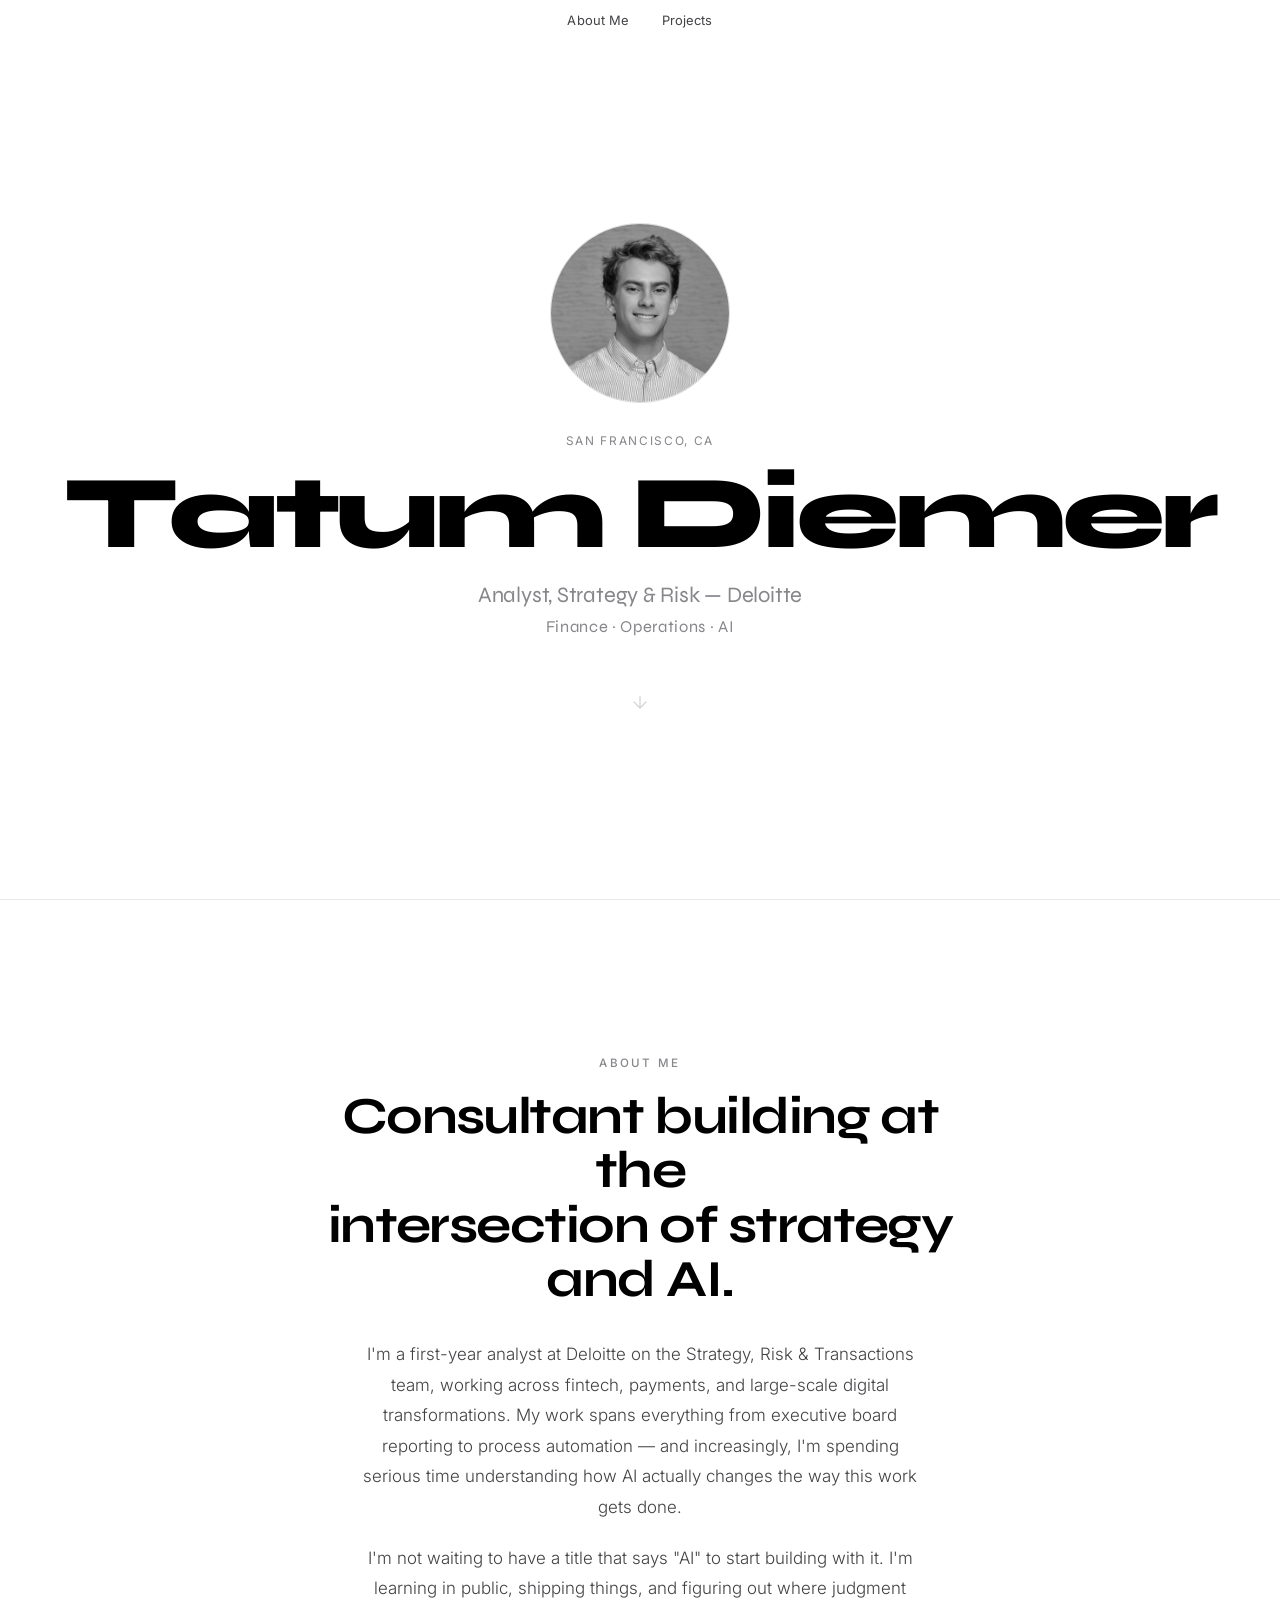
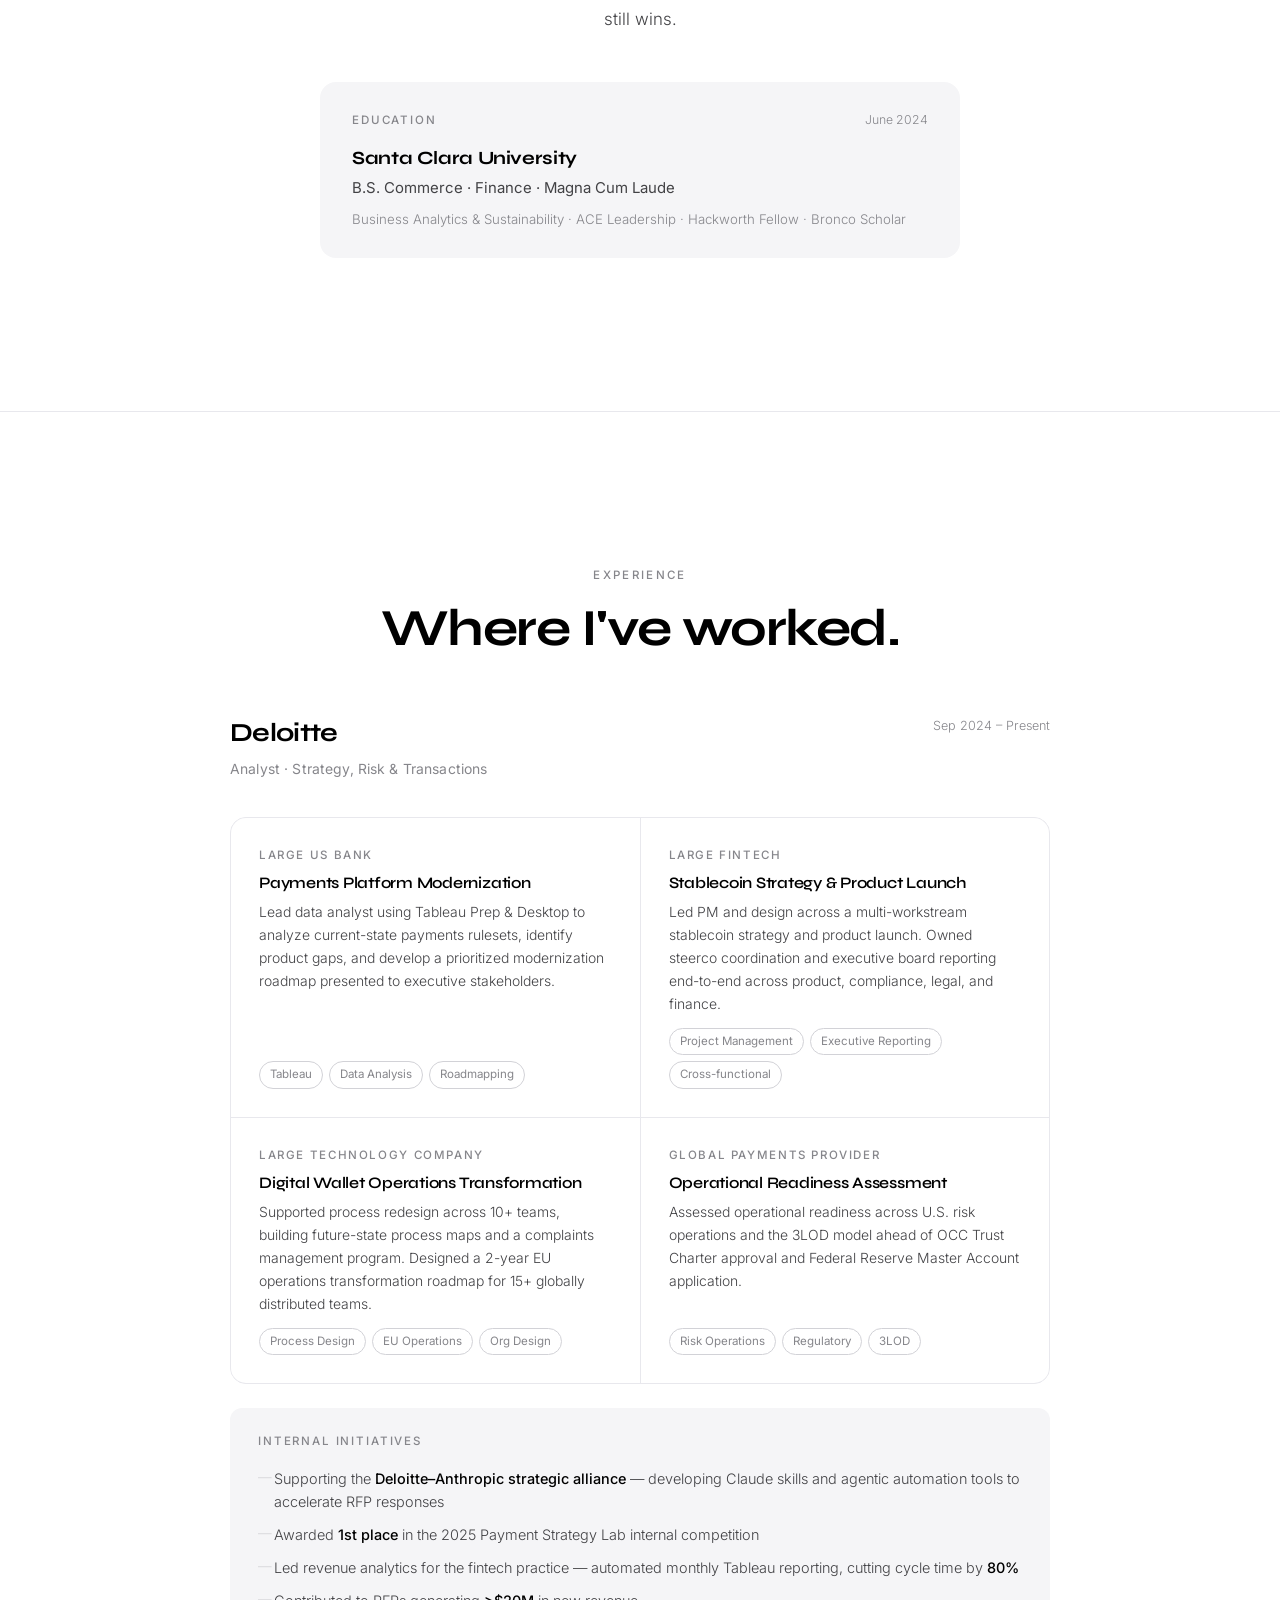
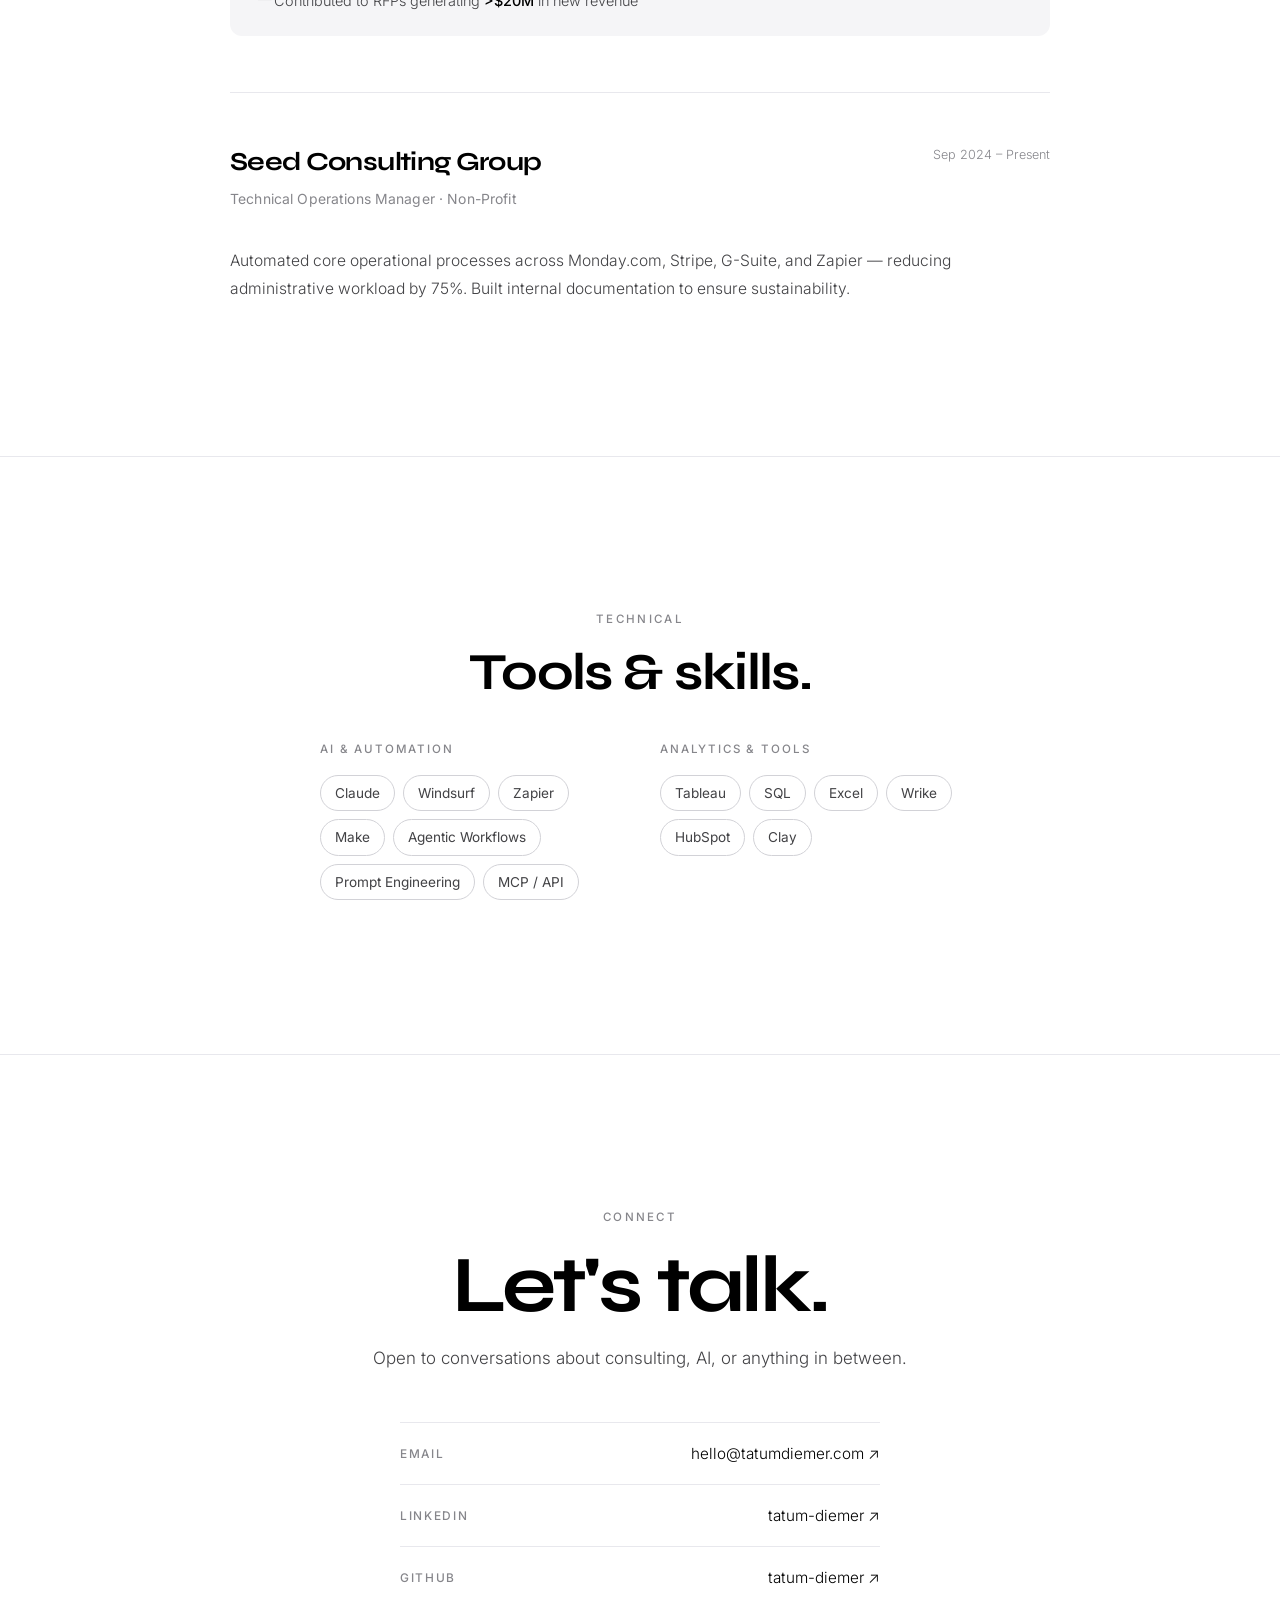
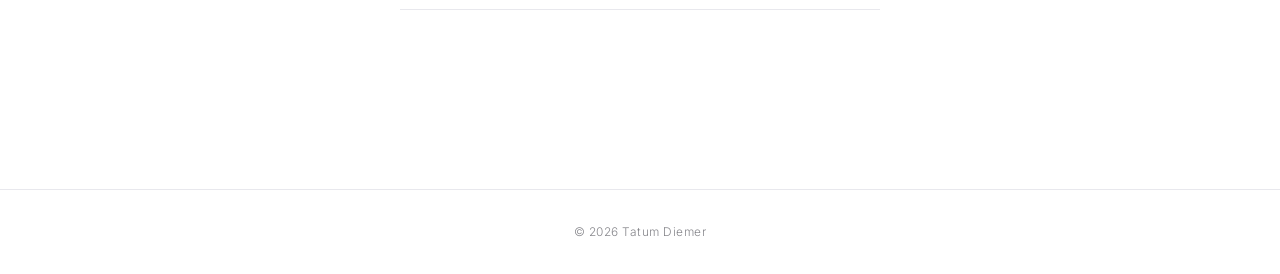
<file: index.html>
<!DOCTYPE html>
<html lang="en">
<head>
  <meta charset="UTF-8" />
  <meta name="viewport" content="width=device-width, initial-scale=1.0" />
  <title>Tatum Diemer</title>
  <meta name="description" content="Tatum Diemer — Analyst at Deloitte. Strategy, Risk & Transactions. Building with AI." />
  <link rel="preconnect" href="https://fonts.googleapis.com" />
  <link rel="preconnect" href="https://fonts.gstatic.com" crossorigin />
  <link href="https://fonts.googleapis.com/css2?family=Syne:wght@400;500;600;700;800&family=Inter:ital,wght@0,300;0,400;0,500;1,300&display=swap" rel="stylesheet" />
  <link rel="stylesheet" href="style.css" />
</head>
<body>

  <!-- ── Nav ─────────────────────────────────────────────── -->
  <nav class="nav" id="nav">
    <div class="nav__inner">
      <a href="#about" class="nav__link">About Me</a>
      <a href="ai-projects.html" class="nav__link">Projects</a>
    </div>
  </nav>

  <!-- Mobile menu -->
  <div class="nav__mobile" id="mobile-menu">
    <a href="#about">About Me</a>
    <a href="ai-projects.html">Projects</a>
  </div>
  <button class="nav__hamburger" id="hamburger" aria-label="Menu">
    <span></span><span></span>
  </button>

  <!-- ── Hero ────────────────────────────────────────────── -->
  <section id="hero">
    <div class="hero__center">

      <div class="hero__photo-wrap">
        <img
          src="profile.jpg"
          alt="Tatum Diemer"
          class="hero__photo"
          onerror="this.style.display='none'"
        />
      </div>

      <p class="hero__eyebrow">San Francisco, CA</p>

      <h1 class="hero__name">Tatum Diemer</h1>

      <p class="hero__role">
        Analyst, Strategy &amp; Risk — Deloitte<br>
        <span class="hero__role-secondary">Finance · Operations · AI</span>
      </p>

      <a href="#about" class="hero__scroll" aria-label="Scroll down">
        <svg width="20" height="20" viewBox="0 0 20 20" fill="none">
          <path d="M10 4v12M4 10l6 6 6-6" stroke="currentColor" stroke-width="1.2" stroke-linecap="round" stroke-linejoin="round"/>
        </svg>
      </a>

    </div>
  </section>

  <!-- ── About ─────────────────────────────────────────── -->
  <section id="about" class="section">
    <div class="section__center">

      <p class="section__label">About Me</p>

      <h2 class="section__heading">
        Consultant building at the<br>intersection of strategy and AI.
      </h2>

      <p class="section__body">
        I'm a first-year analyst at Deloitte on the Strategy, Risk &amp; Transactions team,
        working across fintech, payments, and large-scale digital transformations. My work spans
        everything from executive board reporting to process automation — and increasingly, I'm
        spending serious time understanding how AI actually changes the way this work gets done.
      </p>

      <p class="section__body">
        I'm not waiting to have a title that says "AI" to start building with it.
        I'm learning in public, shipping things, and figuring out where judgment still wins.
      </p>

      <!-- Education block -->
      <div class="card card--edu">
        <div class="card__row">
          <span class="card__label">Education</span>
          <span class="card__date">June 2024</span>
        </div>
        <p class="card__title">Santa Clara University</p>
        <p class="card__sub">B.S. Commerce · Finance · Magna Cum Laude</p>
        <p class="card__detail">Business Analytics &amp; Sustainability · ACE Leadership · Hackworth Fellow · Bronco Scholar</p>
      </div>

    </div>
  </section>

  <!-- ── Divider ─────────────────────────────────────────── -->
  <hr class="divider" />

  <!-- ── Experience ─────────────────────────────────────── -->
  <section id="experience" class="section">
    <div class="section__center section__center--wide">

      <p class="section__label">Experience</p>

      <h2 class="section__heading">
        Where I've worked.
      </h2>

      <!-- Deloitte -->
      <div class="exp-block">
        <div class="exp-block__header">
          <div>
            <h3 class="exp-block__company">Deloitte</h3>
            <p class="exp-block__role">Analyst · Strategy, Risk &amp; Transactions</p>
          </div>
          <span class="exp-block__date">Sep 2024 – Present</span>
        </div>

        <div class="engagements">

          <div class="engagement reveal">
            <p class="engagement__client">Large US Bank</p>
            <p class="engagement__title">Payments Platform Modernization</p>
            <p class="engagement__desc">
              Lead data analyst using Tableau Prep &amp; Desktop to analyze current-state payments rulesets,
              identify product gaps, and develop a prioritized modernization roadmap presented to executive stakeholders.
            </p>
            <div class="engagement__tags">
              <span class="tag">Tableau</span><span class="tag">Data Analysis</span><span class="tag">Roadmapping</span>
            </div>
          </div>

          <div class="engagement reveal">
            <p class="engagement__client">Large Fintech</p>
            <p class="engagement__title">Stablecoin Strategy &amp; Product Launch</p>
            <p class="engagement__desc">
              Led PM and design across a multi-workstream stablecoin strategy and product launch.
              Owned steerco coordination and executive board reporting end-to-end across product, compliance, legal, and finance.
            </p>
            <div class="engagement__tags">
              <span class="tag">Project Management</span><span class="tag">Executive Reporting</span><span class="tag">Cross-functional</span>
            </div>
          </div>

          <div class="engagement reveal">
            <p class="engagement__client">Large Technology Company</p>
            <p class="engagement__title">Digital Wallet Operations Transformation</p>
            <p class="engagement__desc">
              Supported process redesign across 10+ teams, building future-state process maps and a complaints
              management program. Designed a 2-year EU operations transformation roadmap for 15+ globally distributed teams.
            </p>
            <div class="engagement__tags">
              <span class="tag">Process Design</span><span class="tag">EU Operations</span><span class="tag">Org Design</span>
            </div>
          </div>

          <div class="engagement reveal">
            <p class="engagement__client">Global Payments Provider</p>
            <p class="engagement__title">Operational Readiness Assessment</p>
            <p class="engagement__desc">
              Assessed operational readiness across U.S. risk operations and the 3LOD model ahead of OCC Trust Charter
              approval and Federal Reserve Master Account application.
            </p>
            <div class="engagement__tags">
              <span class="tag">Risk Operations</span><span class="tag">Regulatory</span><span class="tag">3LOD</span>
            </div>
          </div>

        </div>

        <!-- Internal -->
        <div class="internal reveal">
          <p class="internal__label">Internal Initiatives</p>
          <ul class="internal__list">
            <li>Supporting the <strong>Deloitte–Anthropic strategic alliance</strong> — developing Claude skills and agentic automation tools to accelerate RFP responses</li>
            <li>Awarded <strong>1st place</strong> in the 2025 Payment Strategy Lab internal competition</li>
            <li>Led revenue analytics for the fintech practice — automated monthly Tableau reporting, cutting cycle time by <strong>80%</strong></li>
            <li>Contributed to RFPs generating <strong>&gt;$20M</strong> in new revenue</li>
          </ul>
        </div>
      </div>

      <!-- Seed + Independent -->
      <div class="exp-block exp-block--secondary reveal">
        <div class="exp-block__header">
          <div>
            <h3 class="exp-block__company">Seed Consulting Group</h3>
            <p class="exp-block__role">Technical Operations Manager · Non-Profit</p>
          </div>
          <span class="exp-block__date">Sep 2024 – Present</span>
        </div>
        <p class="exp-block__desc">
          Automated core operational processes across Monday.com, Stripe, G-Suite, and Zapier —
          reducing administrative workload by 75%. Built internal documentation to ensure sustainability.
        </p>
      </div>

    </div>
  </section>

  <!-- ── Divider ─────────────────────────────────────────── -->
  <hr class="divider" />

  <!-- ── Skills ─────────────────────────────────────────── -->
  <section id="skills" class="section">
    <div class="section__center">

      <p class="section__label">Technical</p>

      <h2 class="section__heading">Tools &amp; skills.</h2>

      <div class="skills-grid">
        <div class="skills-col">
          <p class="skills-col__label">AI &amp; Automation</p>
          <div class="skills-col__items">
            <span class="tag tag--lg">Claude</span>
            <span class="tag tag--lg">Windsurf</span>
            <span class="tag tag--lg">Zapier</span>
            <span class="tag tag--lg">Make</span>
            <span class="tag tag--lg">Agentic Workflows</span>
            <span class="tag tag--lg">Prompt Engineering</span>
            <span class="tag tag--lg">MCP / API</span>
          </div>
        </div>
        <div class="skills-col">
          <p class="skills-col__label">Analytics &amp; Tools</p>
          <div class="skills-col__items">
            <span class="tag tag--lg">Tableau</span>
            <span class="tag tag--lg">SQL</span>
            <span class="tag tag--lg">Excel</span>
            <span class="tag tag--lg">Wrike</span>
            <span class="tag tag--lg">HubSpot</span>
            <span class="tag tag--lg">Clay</span>
          </div>
        </div>
      </div>

    </div>
  </section>

  <!-- ── Divider ─────────────────────────────────────────── -->
  <hr class="divider" />

  <!-- ── Connect ───────────────────────────────────────── -->
  <section id="connect" class="section section--last">
    <div class="section__center">

      <p class="section__label">Connect</p>

      <h2 class="section__heading connect__heading">
        Let's talk.
      </h2>

      <p class="section__body">
        Open to conversations about consulting, AI, or anything in between.
      </p>

      <div class="connect__links">
        <a href="mailto:hello@tatumdiemer.com" class="connect__link">
          <span class="connect__link-label">Email</span>
          <span class="connect__link-value">hello@tatumdiemer.com ↗</span>
        </a>
        <a href="https://www.linkedin.com/in/tatum-diemer/" target="_blank" rel="noopener" class="connect__link">
          <span class="connect__link-label">LinkedIn</span>
          <span class="connect__link-value">tatum-diemer ↗</span>
        </a>
        <a href="https://github.com/tatum-diemer" target="_blank" rel="noopener" class="connect__link">
          <span class="connect__link-label">GitHub</span>
          <span class="connect__link-value">tatum-diemer ↗</span>
        </a>
      </div>

    </div>
  </section>

  <!-- ── Footer ─────────────────────────────────────────── -->
  <footer class="footer">
    <p class="footer__copy">© 2026 Tatum Diemer</p>
  </footer>

  <script>
    /* Nav scroll state */
    const nav = document.getElementById('nav');
    window.addEventListener('scroll', () => {
      nav.classList.toggle('scrolled', window.scrollY > 20);
    }, { passive: true });

    /* Hamburger */
    const hamburger = document.getElementById('hamburger');
    const mobileMenu = document.getElementById('mobile-menu');
    hamburger.addEventListener('click', () => {
      mobileMenu.classList.toggle('open');
      hamburger.classList.toggle('open');
    });
    mobileMenu.querySelectorAll('a').forEach(a => {
      a.addEventListener('click', () => {
        mobileMenu.classList.remove('open');
        hamburger.classList.remove('open');
      });
    });

    /* Scroll reveal */
    const observer = new IntersectionObserver(entries => {
      entries.forEach(e => {
        if (e.isIntersecting) {
          e.target.classList.add('visible');
          observer.unobserve(e.target);
        }
      });
    }, { threshold: 0.06, rootMargin: '0px 0px -24px 0px' });

    document.querySelectorAll('.reveal').forEach(el => observer.observe(el));

    /* Smooth scroll for anchor links */
    document.querySelectorAll('a[href^="#"]').forEach(a => {
      a.addEventListener('click', e => {
        const t = document.querySelector(a.getAttribute('href'));
        if (t) { e.preventDefault(); t.scrollIntoView({ behavior: 'smooth' }); }
      });
    });
  </script>
</body>
</html>
</file>
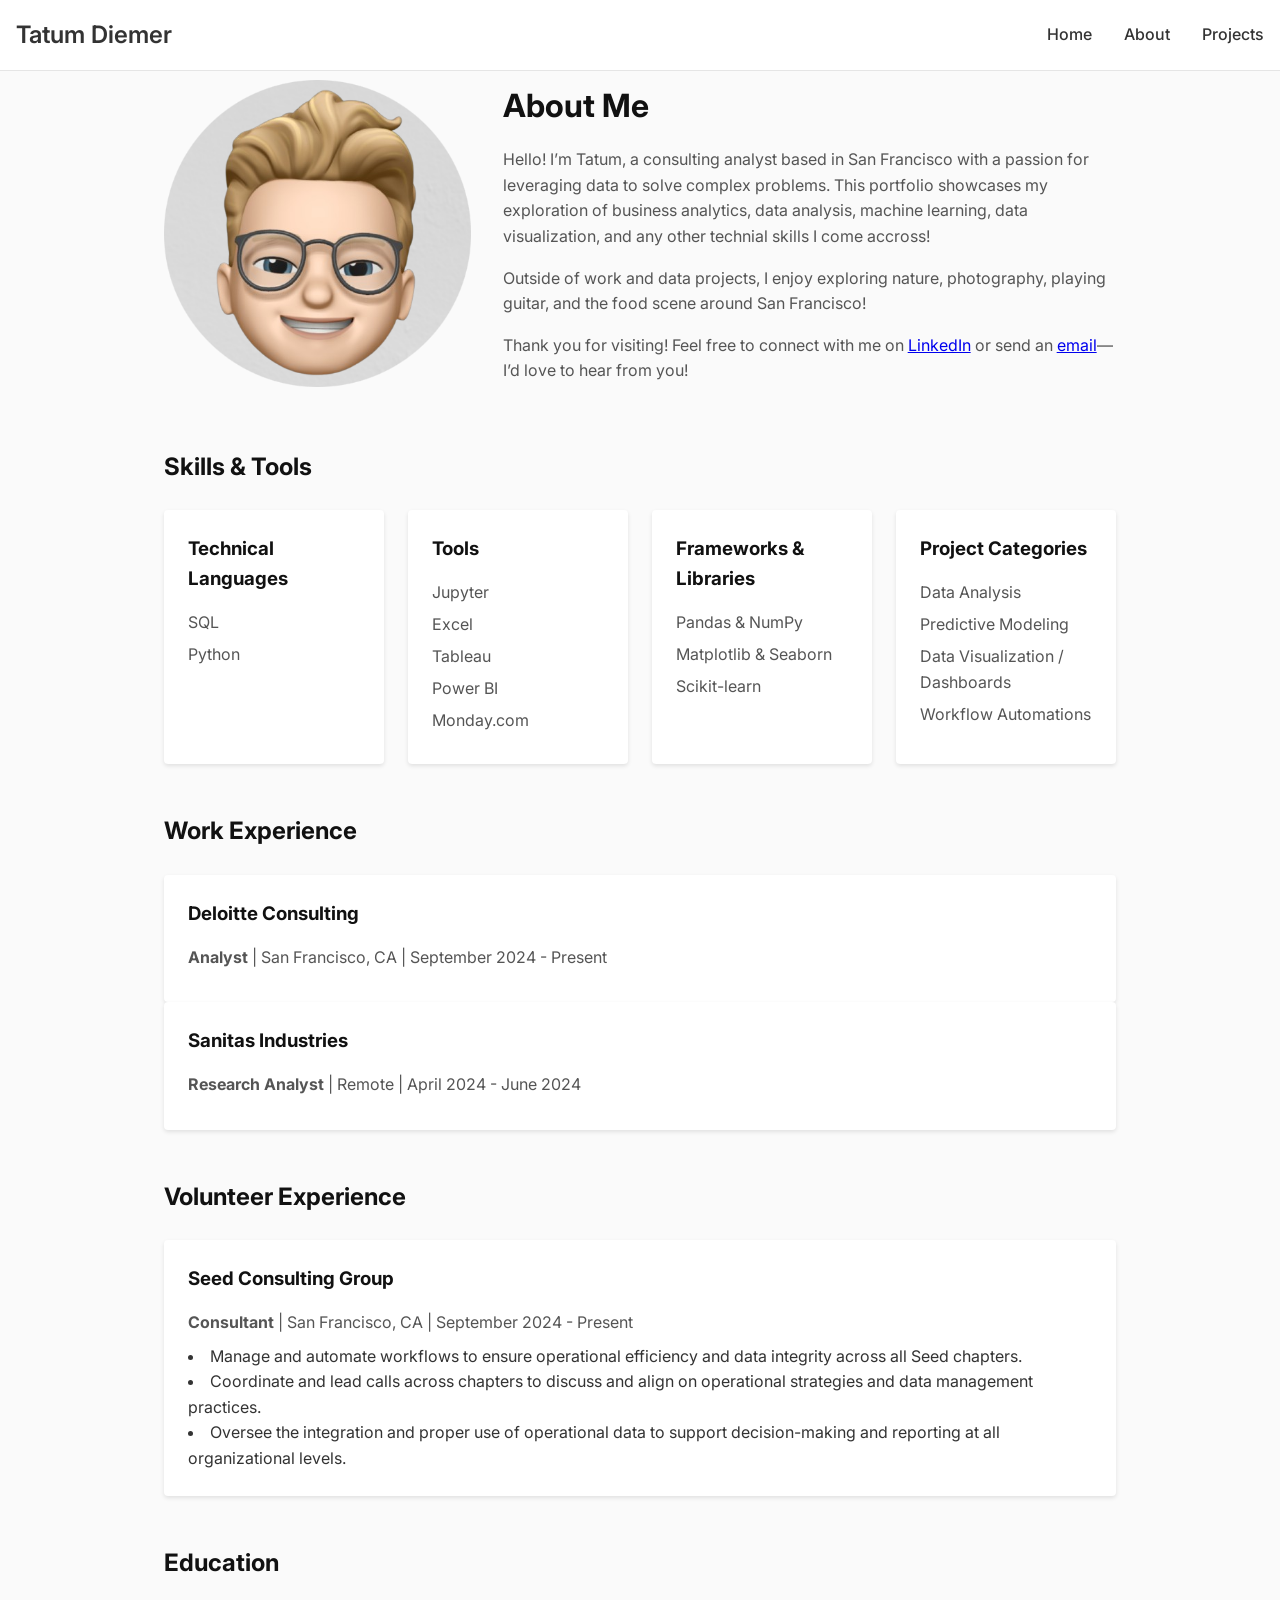
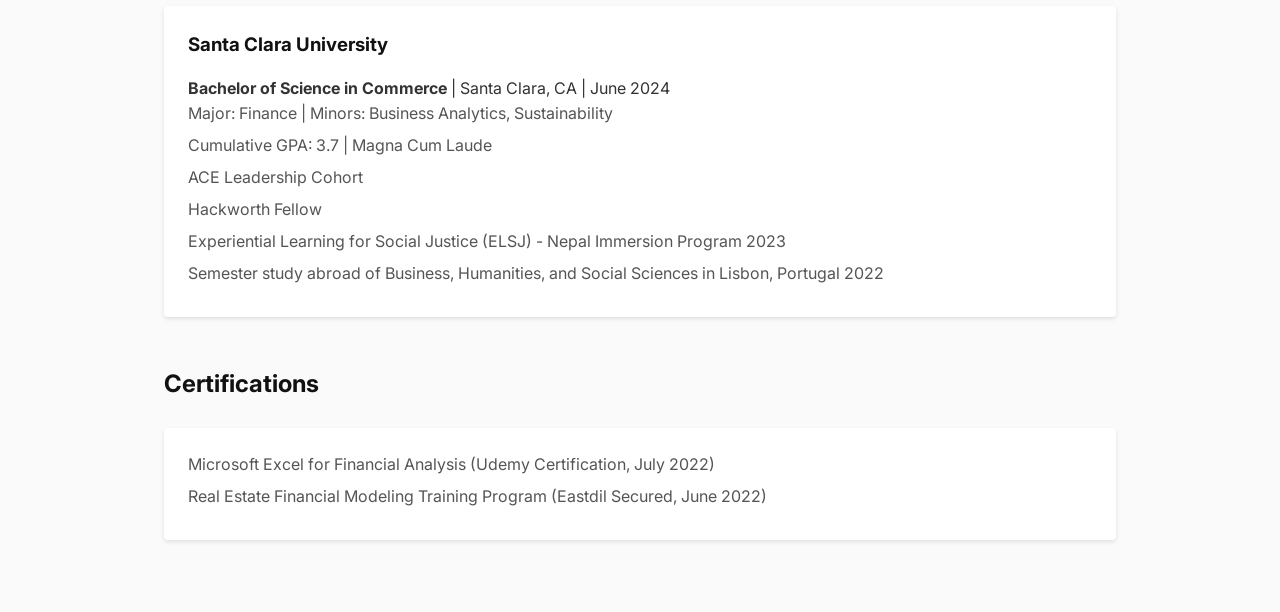
<file: about.html>
<!DOCTYPE html>
<html lang="en">
<head>
    <meta charset="UTF-8">
    <meta name="viewport" content="width=device-width, initial-scale=1.0">
    <title>About Me | Tatum Diemer</title>
    <link rel="icon" type="image/x-icon" href="images/favicon.ico">
    <link href="https://fonts.googleapis.com/css2?family=Inter:wght@400;500&display=swap" rel="stylesheet">
    <style>
        * {
            margin: 0;
            padding: 0;
            box-sizing: border-box;
        }

        body {
            font-family: 'Inter', -apple-system, BlinkMacSystemFont, 'Segoe UI', Roboto, sans-serif;
            line-height: 1.6;
            color: #333;
            background-color: #fafafa;
        }

        nav {
            position: fixed;
            top: 0;
            width: 100%;
            padding: 1rem;
            background-color: rgba(255, 255, 255, 0.9);
            backdrop-filter: blur(10px);
            z-index: 1000;
            display: flex;
            justify-content: space-between;
            align-items: center;
            gap: 2rem;
            border-bottom: 1px solid rgba(0, 0, 0, 0.1);
        }

        nav .logo {
            font-size: 1.5rem;
            font-weight: 600;
            color: #333;
            text-decoration: none;
        }

        nav .nav-links {
            display: flex;
            gap: 2rem;
        }

        nav a {
            color: #333;
            text-decoration: none;
            font-weight: 500;
            transition: color 0.3s ease;
        }

        nav a:hover {
            color: #666;
        }

        .container {
            max-width: 1000px;
            margin: 0 auto;
            padding: 5rem 1.5rem 1.5rem;
        }

        .profile-section {
            display: grid;
            grid-template-columns: 1fr 2fr;
            gap: 2rem;
            margin-bottom: 3rem;
        }

        .profile-image {
            width: 100%;
            aspect-ratio: 1;
            object-fit: cover;
            border-radius: 4px;
        }

        .profile-content h1 {
            font-size: 2rem;
            margin-bottom: 1rem;
            color: #111;
        }

        .profile-content p {
            margin-bottom: 1rem;
            color: #555;
        }

        .section {
            margin-bottom: 3rem;
        }

        .section h2 {
            margin-bottom: 1.5rem;
            color: #111;
        }

        .grid {
            display: grid;
            grid-template-columns: repeat(auto-fit, minmax(200px, 1fr));
            gap: 1.5rem;
        }

        .box {
            background: white;
            padding: 1.5rem;
            border-radius: 4px;
            box-shadow: 0 2px 4px rgba(0,0,0,0.1);
        }

        .box h3 {
            margin-bottom: 1rem;
            color: #111;
        }

        .box ul {
            list-style: none;
        }

        .box ul li {
            margin-bottom: 0.4rem;
            color: #555;
        }

        .experience-box p {
            margin-bottom: 0.5rem;
            color: #555;
        }

        @media (max-width: 768px) {
            .profile-section {
                grid-template-columns: 1fr;
                gap: 1.5rem;
            }

            .profile-image {
                max-width: 250px;
                margin: 0 auto;
            }
        }
    </style>
</head>
<body>
   <nav>
       <a href="index.html" class="logo">Tatum Diemer</a>
       <div class="nav-links">
            <a href="index.html">Home</a>
            <a href="about.html">About</a>
            <a href="projects.html">Projects</a>
        </div>
    </nav>
    
    <div class="container">
        <section class="profile-section">
            <img src="images/profile.png" alt="Tatum Diemer" class="profile-image">
            <div class="profile-content">
                <h1>About Me</h1>
                <p>Hello! I’m Tatum, a consulting analyst based in San Francisco with a passion for leveraging data to solve complex problems. This portfolio showcases my exploration of business analytics, data analysis, machine learning, data visualization, and any other technial skills I come accross!</p>
                <p>Outside of work and data projects, I enjoy exploring nature, photography, playing guitar, and the food scene around San Francisco!</p>
                <p>Thank you for visiting! Feel free to connect with me on <a href="https://www.linkedin.com/in/tatum-diemer/" target="_blank">LinkedIn</a> or send an <a href="mailto:diemertatum9@gmail.com">email</a>—I’d love to hear from you!</p>
            </div>
        </section>

        <section class="section">
            <h2>Skills & Tools</h2>
            <div class="grid">
                <div class="box">
                    <h3>Technical Languages</h3>
                    <ul>
                        <li>SQL</li>
                        <li>Python</li>
                    </ul>
                </div>
                <div class="box">
                    <h3>Tools</h3>
                    <ul>
                        <li>Jupyter</li>
                        <li>Excel</li>
                        <li>Tableau</li>
                        <li>Power BI</li>
                        <li>Monday.com</li>
                    </ul>
                </div>
                <div class="box">
                    <h3>Frameworks & Libraries</h3>
                    <ul>
                        <li>Pandas & NumPy</li>
                        <li>Matplotlib & Seaborn</li>
                        <li>Scikit-learn</li>
                    </ul>
                </div>
                <div class="box">
                    <h3>Project Categories</h3>
                    <ul>
                        <li>Data Analysis</li>
                        <li>Predictive Modeling</li>
                        <li>Data Visualization / Dashboards</li>
                        <li>Workflow Automations</li>
                    </ul>
                </div>
            </div>
        </section>

        <section class="section">
            <h2> Work Experience</h2>
            <div class="box experience-box">
                <h3>Deloitte Consulting</h3>
                <p><strong>Analyst</strong> | San Francisco, CA | September 2024 - Present</p>
         </div>
            <div class="box experience-box">
                <h3>Sanitas Industries</h3>
                <p><strong>Research Analyst</strong> | Remote | April 2024 - June 2024</p>
        </div>
        </section>

        <section class="section">
            <h2> Volunteer Experience</h2>
            <div class="box experience-box">
                <h3>Seed Consulting Group</h3>
                <p><strong>Consultant</strong> | San Francisco, CA | September 2024 - Present</p>
                <li>Manage and automate workflows to ensure operational efficiency and data integrity across all Seed chapters.
                <li>Coordinate and lead calls across chapters to discuss and align on operational strategies and data management practices.</li>
                <li>Oversee the integration and proper use of operational data to support decision-making and reporting at all organizational levels.</li>
         </div>
        </section>
        
        <section class="section">
            <h2>Education</h2>
            <div class="box">
                <h3>Santa Clara University</h3>
                <p><strong>Bachelor of Science in Commerce</strong> | Santa Clara, CA | June 2024</p>
                <ul>
                    <li>Major: Finance | Minors: Business Analytics, Sustainability</li>
                    <li>Cumulative GPA: 3.7 | Magna Cum Laude</li>
                    <li>ACE Leadership Cohort</li>
                    <li>Hackworth Fellow</li>
                    <li>Experiential Learning for Social Justice (ELSJ) - Nepal Immersion Program 2023<li>
                    <li>Semester study abroad of Business, Humanities, and Social Sciences in Lisbon, Portugal 2022<li>
                </ul>
            </div>
        </section>

        <section class="section">
            <h2>Certifications</h2>
            <div class="box">
                <ul>
                    <li>Microsoft Excel for Financial Analysis (Udemy Certification, July 2022)</li>
                    <li>Real Estate Financial Modeling Training Program (Eastdil Secured, June 2022)</li>
                </ul>
            </div>
        </section>
    </div>
</body>
</html>
</file>
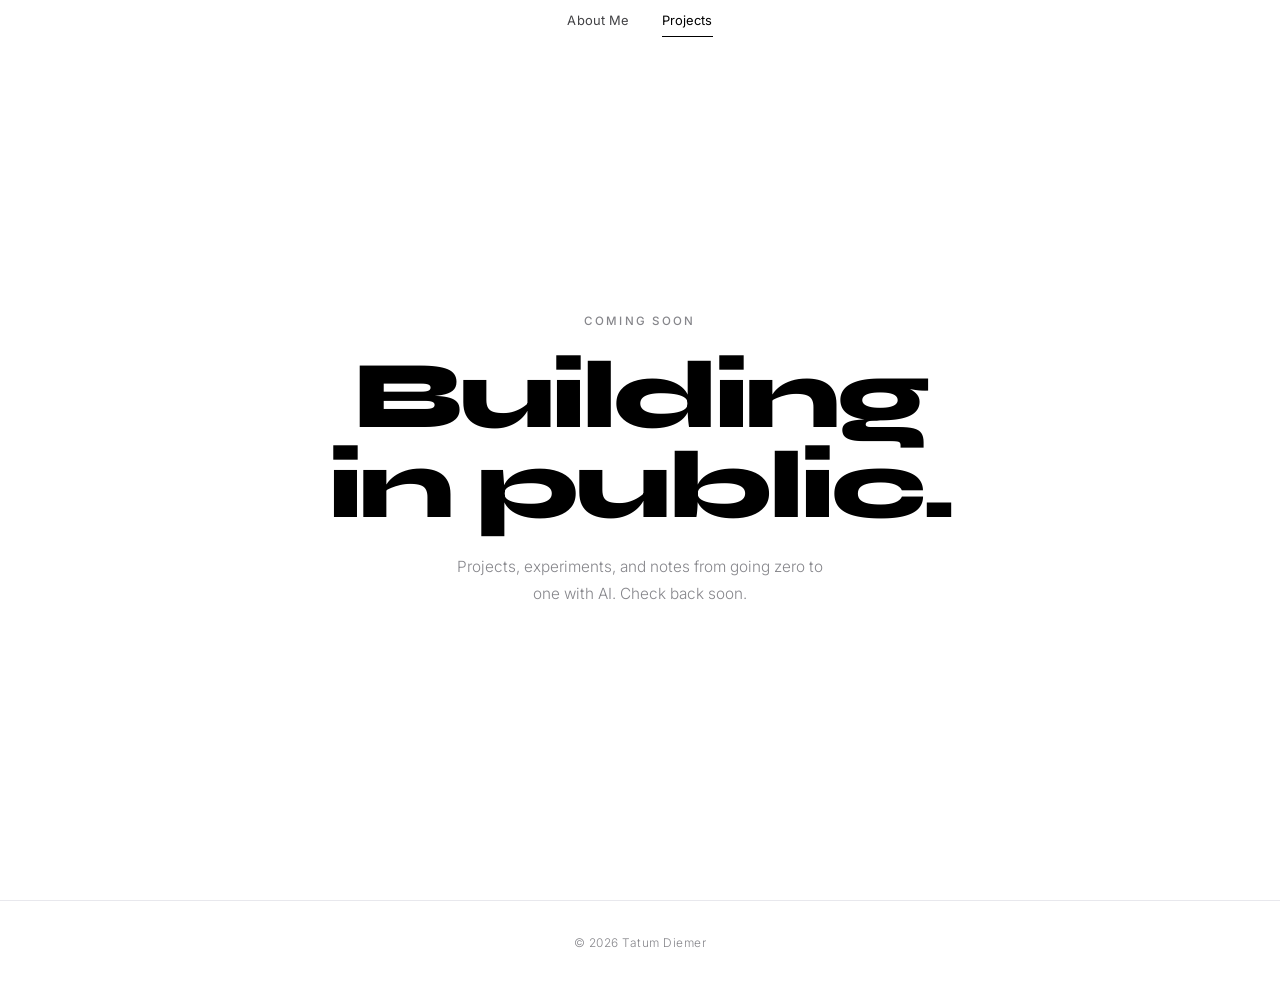
<file: ai-projects.html>
<!DOCTYPE html>
<html lang="en">
<head>
  <meta charset="UTF-8" />
  <meta name="viewport" content="width=device-width, initial-scale=1.0" />
  <title>Projects — Tatum Diemer</title>
  <link rel="preconnect" href="https://fonts.googleapis.com" />
  <link rel="preconnect" href="https://fonts.gstatic.com" crossorigin />
  <link href="https://fonts.googleapis.com/css2?family=Syne:wght@400;500;600;700;800&family=Inter:ital,wght@0,300;0,400;0,500;1,300&display=swap" rel="stylesheet" />
  <link rel="stylesheet" href="style.css" />
</head>
<body>

  <nav class="nav scrolled" id="nav">
    <div class="nav__inner">
      <a href="index.html" class="nav__link">About Me</a>
      <a href="ai-projects.html" class="nav__link" style="color: var(--black); border-bottom-color: var(--black);">Projects</a>
    </div>
  </nav>

  <div class="ai-page">
    <p class="ai-page__label">Coming Soon</p>
    <h1 class="ai-page__title">Building<br>in public.</h1>
    <p class="ai-page__sub">Projects, experiments, and notes from going zero to one with AI. Check back soon.</p>
  </div>

  <footer class="footer">
    <p class="footer__copy">© 2026 Tatum Diemer</p>
  </footer>

  <script>
    const nav = document.getElementById('nav');
    window.addEventListener('scroll', () => {
      nav.classList.toggle('scrolled', window.scrollY > 20);
    }, { passive: true });
  </script>
</body>
</html>
</file>
<file: style.css>
/* ============================================================
   TATUM DIEMER — Portfolio
   Apple-inspired · Centered · Black & White · Syne + Inter
   ============================================================ */

@import url('https://fonts.googleapis.com/css2?family=Syne:wght@400;500;600;700;800&family=Inter:ital,wght@0,300;0,400;0,500;1,300&display=swap');

/* ── Tokens ─────────────────────────────────────────────── */
:root {
  --black:     #000000;
  --white:     #ffffff;
  --gray-1:    #f5f5f7;   /* Apple off-white */
  --gray-2:    #e8e8ed;
  --gray-3:    #d2d2d7;
  --gray-4:    #86868b;   /* Apple secondary text */
  --gray-5:    #424245;

  --font-display: 'Syne', sans-serif;
  --font-body:    'Inter', -apple-system, sans-serif;

  --nav-h:     44px;       /* Apple's canonical nav height */
  --max-text:  640px;      /* narrow reading column */
  --max-wide:  820px;      /* wider content */

  --ease:      cubic-bezier(0.25, 0.1, 0.25, 1);
  --ease-out:  cubic-bezier(0, 0, 0.2, 1);
}

/* ── Reset ──────────────────────────────────────────────── */
*, *::before, *::after { box-sizing: border-box; margin: 0; padding: 0; }

html {
  font-size: 17px;
  -webkit-font-smoothing: antialiased;
  text-rendering: optimizeLegibility;
  scroll-behavior: smooth;
}

body {
  background: var(--white);
  color: var(--black);
  font-family: var(--font-body);
  line-height: 1.65;
  overflow-x: hidden;
}

img { display: block; max-width: 100%; }
a   { color: inherit; text-decoration: none; }
ul  { list-style: none; }

/* ── Navigation ─────────────────────────────────────────── */
.nav {
  position: fixed;
  top: 0; left: 0; right: 0;
  height: var(--nav-h);
  z-index: 100;
  display: flex;
  align-items: center;
  justify-content: center;
  transition: background 0.4s var(--ease), border-color 0.4s;
  border-bottom: 0.5px solid transparent;
}

.nav.scrolled {
  background: rgba(255, 255, 255, 0.85);
  backdrop-filter: saturate(180%) blur(20px);
  -webkit-backdrop-filter: saturate(180%) blur(20px);
  border-bottom-color: rgba(0, 0, 0, 0.1);
}

.nav__inner {
  display: flex;
  align-items: center;
  gap: 32px;
}

.nav__link {
  font-family: var(--font-body);
  font-size: 0.76rem;
  font-weight: 400;
  color: var(--gray-5);
  letter-spacing: 0.01em;
  transition: color 0.15s;
  padding: 4px 0;
  border-bottom: 1px solid transparent;
  transition: color 0.15s, border-color 0.15s;
}

.nav__link:hover {
  color: var(--black);
  border-bottom-color: var(--black);
}

/* Hamburger (mobile only) */
.nav__hamburger {
  display: none;
  position: fixed;
  top: 10px;
  right: 20px;
  z-index: 101;
  flex-direction: column;
  gap: 6px;
  background: none;
  border: none;
  cursor: pointer;
  padding: 6px;
}

.nav__hamburger span {
  display: block;
  width: 18px;
  height: 1px;
  background: var(--black);
  transition: all 0.22s;
  transform-origin: center;
}

.nav__hamburger.open span:first-child { transform: rotate(45deg) translate(3px, 4px); }
.nav__hamburger.open span:last-child  { transform: rotate(-45deg) translate(3px, -4px); }

.nav__mobile {
  display: none;
  position: fixed;
  top: var(--nav-h);
  left: 0; right: 0;
  background: rgba(255,255,255,0.97);
  backdrop-filter: blur(20px);
  border-bottom: 0.5px solid var(--gray-2);
  padding: 8px 24px 20px;
  flex-direction: column;
  z-index: 99;
}

.nav__mobile.open { display: flex; }

.nav__mobile a {
  font-size: 0.9rem;
  color: var(--gray-5);
  padding: 13px 0;
  border-bottom: 0.5px solid var(--gray-2);
  transition: color 0.15s;
}

.nav__mobile a:last-child { border: none; }
.nav__mobile a:hover { color: var(--black); }

/* ── Scroll Reveal ──────────────────────────────────────── */
.reveal {
  opacity: 0;
  transform: translateY(18px);
  transition: opacity 0.7s var(--ease-out), transform 0.7s var(--ease-out);
}

.reveal.visible {
  opacity: 1;
  transform: translateY(0);
}

/* ── Hero ───────────────────────────────────────────────── */
#hero {
  min-height: 100svh;
  display: flex;
  align-items: center;
  justify-content: center;
  padding: var(--nav-h) 24px 0;
  border-bottom: 0.5px solid var(--gray-2);
}

.hero__center {
  display: flex;
  flex-direction: column;
  align-items: center;
  text-align: center;
  gap: 0;
}

/* Photo */
.hero__photo-wrap {
  margin-bottom: 28px;
  opacity: 0;
  animation: fade-in 0.9s var(--ease-out) 0.1s forwards;
}

.hero__photo {
  width: clamp(120px, 16vw, 180px);
  height: clamp(120px, 16vw, 180px);
  border-radius: 50%;
  object-fit: cover;
  object-position: center 15%;
  filter: grayscale(100%) contrast(1.08) brightness(1.02);
  border: 0.5px solid var(--gray-3);
}

/* Eyebrow */
.hero__eyebrow {
  font-family: var(--font-body);
  font-size: 0.7rem;
  font-weight: 400;
  letter-spacing: 0.14em;
  text-transform: uppercase;
  color: var(--gray-4);
  margin-bottom: 16px;
  opacity: 0;
  animation: fade-up 0.7s var(--ease-out) 0.22s forwards;
}

/* Name — the focal point */
.hero__name {
  font-family: var(--font-display);
  font-weight: 800;
  font-size: clamp(56px, 9vw, 104px);
  line-height: 0.9;
  letter-spacing: -0.04em;
  color: var(--black);
  margin-bottom: 20px;
  opacity: 0;
  animation: fade-up 0.8s var(--ease-out) 0.3s forwards;
}

/* Role */
.hero__role {
  font-family: var(--font-display);
  font-weight: 400;
  font-size: clamp(16px, 2vw, 22px);
  line-height: 1.45;
  letter-spacing: -0.01em;
  color: var(--gray-4);
  margin-bottom: 52px;
  opacity: 0;
  animation: fade-up 0.8s var(--ease-out) 0.38s forwards;
}

.hero__role-secondary {
  display: block;
  font-size: 0.75em;
  letter-spacing: 0.04em;
  margin-top: 4px;
}

/* Scroll arrow */
.hero__scroll {
  color: var(--gray-3);
  transition: color 0.2s, transform 0.2s;
  animation: fade-in 1s var(--ease-out) 0.8s both;
}

.hero__scroll:hover {
  color: var(--black);
  transform: translateY(3px);
}

/* ── Keyframes ──────────────────────────────────────────── */
@keyframes fade-up {
  from { opacity: 0; transform: translateY(14px); }
  to   { opacity: 1; transform: translateY(0); }
}
@keyframes fade-in {
  from { opacity: 0; }
  to   { opacity: 1; }
}

/* ── Sections ───────────────────────────────────────────── */
.section {
  padding: clamp(88px, 12vw, 160px) 24px;
  text-align: center;
}

.section--last {
  padding-bottom: clamp(100px, 14vw, 180px);
}

/* Centered reading column */
.section__center {
  max-width: var(--max-text);
  margin: 0 auto;
}

.section__center--wide {
  max-width: var(--max-wide);
}

/* Label — small allcaps */
.section__label {
  font-family: var(--font-body);
  font-size: 0.68rem;
  font-weight: 500;
  letter-spacing: 0.2em;
  text-transform: uppercase;
  color: var(--gray-4);
  margin-bottom: 16px;
}

/* Section heading */
.section__heading {
  font-family: var(--font-display);
  font-weight: 700;
  font-size: clamp(28px, 4.5vw, 52px);
  line-height: 1.05;
  letter-spacing: -0.03em;
  color: var(--black);
  margin-bottom: 32px;
}

/* Section body copy */
.section__body {
  font-family: var(--font-body);
  font-size: clamp(15px, 1.4vw, 17px);
  font-weight: 300;
  line-height: 1.8;
  color: var(--gray-5);
  margin-bottom: 20px;
  max-width: 560px;
  margin-left: auto;
  margin-right: auto;
}

/* ── Education Card ─────────────────────────────────────── */
.card--edu {
  margin-top: 48px;
  background: var(--gray-1);
  border-radius: 16px;              /* Apple uses 16-20px cards */
  padding: 28px 32px;
  text-align: left;
}

.card__row {
  display: flex;
  align-items: center;
  justify-content: space-between;
  margin-bottom: 12px;
}

.card__label {
  font-size: 0.68rem;
  font-weight: 500;
  letter-spacing: 0.16em;
  text-transform: uppercase;
  color: var(--gray-4);
}

.card__date {
  font-size: 0.72rem;
  color: var(--gray-4);
  font-weight: 300;
}

.card__title {
  font-family: var(--font-display);
  font-weight: 700;
  font-size: 1.1rem;
  letter-spacing: -0.02em;
  margin-bottom: 3px;
}

.card__sub {
  font-size: 0.88rem;
  color: var(--gray-5);
  margin-bottom: 8px;
}

.card__detail {
  font-size: 0.78rem;
  font-weight: 300;
  color: var(--gray-4);
  line-height: 1.55;
}

/* ── Divider ────────────────────────────────────────────── */
.divider {
  border: none;
  border-top: 0.5px solid var(--gray-2);
  margin: 0;
}

/* ── Experience Block ───────────────────────────────────── */
.exp-block {
  margin-top: 56px;
  text-align: left;
}

.exp-block + .exp-block {
  margin-top: 56px;
  padding-top: 48px;
  border-top: 0.5px solid var(--gray-2);
}

.exp-block__header {
  display: flex;
  align-items: flex-start;
  justify-content: space-between;
  gap: 24px;
  margin-bottom: 36px;
  flex-wrap: wrap;
}

.exp-block__company {
  font-family: var(--font-display);
  font-weight: 700;
  font-size: clamp(20px, 2.2vw, 26px);
  letter-spacing: -0.025em;
  color: var(--black);
  margin-bottom: 4px;
}

.exp-block__role {
  font-size: 0.82rem;
  font-weight: 400;
  color: var(--gray-4);
  letter-spacing: 0.01em;
}

.exp-block__date {
  font-size: 0.74rem;
  font-weight: 300;
  color: var(--gray-4);
  white-space: nowrap;
  padding-top: 4px;
}

.exp-block__desc {
  font-size: 0.92rem;
  font-weight: 300;
  color: var(--gray-5);
  line-height: 1.75;
}

/* Engagements grid */
.engagements {
  display: grid;
  grid-template-columns: 1fr 1fr;
  gap: 1px;
  background: var(--gray-2);
  border: 0.5px solid var(--gray-2);
  border-radius: 16px;
  overflow: hidden;
}

.engagement {
  background: var(--white);
  padding: 28px 28px;
  display: flex;
  flex-direction: column;
  gap: 8px;
  transition: background 0.15s;
}

.engagement:hover { background: var(--gray-1); }

.engagement__client {
  font-size: 0.68rem;
  font-weight: 500;
  letter-spacing: 0.14em;
  text-transform: uppercase;
  color: var(--gray-4);
}

.engagement__title {
  font-family: var(--font-display);
  font-weight: 600;
  font-size: clamp(14px, 1.4vw, 16px);
  letter-spacing: -0.015em;
  line-height: 1.25;
  color: var(--black);
}

.engagement__desc {
  font-size: 0.82rem;
  font-weight: 300;
  color: var(--gray-5);
  line-height: 1.65;
  flex: 1;
}

.engagement__tags {
  display: flex;
  gap: 6px;
  flex-wrap: wrap;
  margin-top: 4px;
}

/* Internal */
.internal {
  margin-top: 24px;
  background: var(--gray-1);
  border-radius: 12px;
  padding: 24px 28px;
}

.internal__label {
  font-size: 0.68rem;
  font-weight: 500;
  letter-spacing: 0.16em;
  text-transform: uppercase;
  color: var(--gray-4);
  margin-bottom: 16px;
}

.internal__list {
  display: flex;
  flex-direction: column;
  gap: 10px;
}

.internal__list li {
  font-size: 0.85rem;
  font-weight: 300;
  color: var(--gray-5);
  line-height: 1.6;
  padding-left: 16px;
  position: relative;
}

.internal__list li::before {
  content: '—';
  position: absolute;
  left: 0;
  color: var(--gray-3);
  font-size: 0.8rem;
}

.internal__list strong {
  font-weight: 500;
  color: var(--black);
}

/* ── Tags ───────────────────────────────────────────────── */
.tag {
  font-size: 0.68rem;
  font-weight: 400;
  padding: 3px 10px;
  border-radius: 100px;
  border: 0.5px solid var(--gray-3);
  color: var(--gray-4);
  white-space: nowrap;
}

.tag--lg {
  font-size: 0.8rem;
  padding: 6px 14px;
  border-radius: 100px;
  border: 0.5px solid var(--gray-3);
  color: var(--gray-5);
}

/* ── Skills grid ────────────────────────────────────────── */
.skills-grid {
  display: grid;
  grid-template-columns: 1fr 1fr;
  gap: 40px;
  margin-top: 40px;
  text-align: left;
}

.skills-col__label {
  font-size: 0.68rem;
  font-weight: 500;
  letter-spacing: 0.16em;
  text-transform: uppercase;
  color: var(--gray-4);
  margin-bottom: 16px;
}

.skills-col__items {
  display: flex;
  flex-wrap: wrap;
  gap: 8px;
}

/* ── Connect ────────────────────────────────────────────── */
.connect__heading {
  font-size: clamp(40px, 7vw, 80px);
  letter-spacing: -0.04em;
  margin-bottom: 16px;
}

.connect__links {
  margin-top: 48px;
  display: flex;
  flex-direction: column;
  max-width: 480px;
  margin-left: auto;
  margin-right: auto;
}

.connect__link {
  display: flex;
  align-items: center;
  justify-content: space-between;
  padding: 18px 0;
  border-bottom: 0.5px solid var(--gray-2);
  transition: opacity 0.15s;
}

.connect__link:first-child { border-top: 0.5px solid var(--gray-2); }
.connect__link:hover { opacity: 0.55; }

.connect__link-label {
  font-size: 0.7rem;
  font-weight: 500;
  letter-spacing: 0.14em;
  text-transform: uppercase;
  color: var(--gray-4);
}

.connect__link-value {
  font-size: 0.9rem;
  font-weight: 300;
  color: var(--black);
}

/* ── Footer ─────────────────────────────────────────────── */
.footer {
  padding: 32px 24px;
  text-align: center;
  border-top: 0.5px solid var(--gray-2);
}

.footer__copy {
  font-size: 0.7rem;
  font-weight: 300;
  color: var(--gray-4);
  letter-spacing: 0.04em;
}

/* ── AI Projects page ───────────────────────────────────── */
.ai-page {
  min-height: 100svh;
  display: flex;
  flex-direction: column;
  align-items: center;
  justify-content: center;
  text-align: center;
  padding: var(--nav-h) 24px 24px;
}

.ai-page__label {
  font-size: 0.68rem;
  font-weight: 500;
  letter-spacing: 0.2em;
  text-transform: uppercase;
  color: var(--gray-4);
  margin-bottom: 20px;
}

.ai-page__title {
  font-family: var(--font-display);
  font-weight: 800;
  font-size: clamp(44px, 8vw, 96px);
  letter-spacing: -0.04em;
  line-height: 0.93;
  color: var(--black);
  margin-bottom: 24px;
}

.ai-page__sub {
  font-size: clamp(14px, 1.2vw, 17px);
  font-weight: 300;
  color: var(--gray-4);
  line-height: 1.75;
  max-width: 380px;
}

/* ── Responsive ─────────────────────────────────────────── */
@media (max-width: 680px) {
  .nav__inner { display: none; }
  .nav__hamburger { display: flex; }

  .engagements { grid-template-columns: 1fr; }

  .skills-grid { grid-template-columns: 1fr; gap: 28px; }

  .exp-block__header { flex-direction: column; }

  .card--edu { padding: 22px 20px; }
}
</file>
